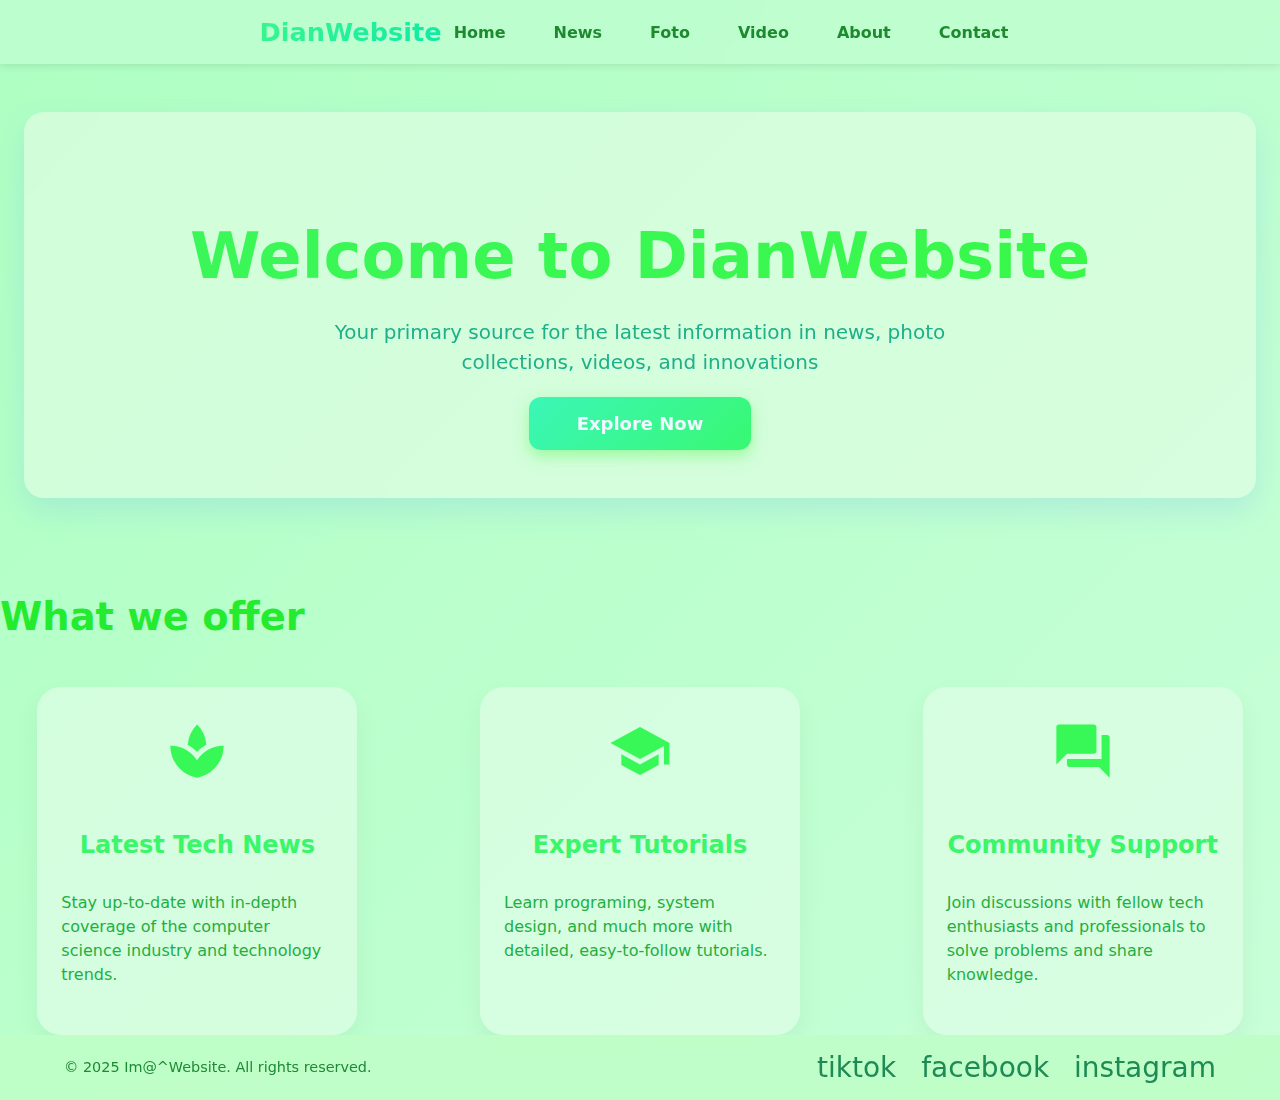
<file: index.html>
<!DOCTYPE html>
<html>
<head>
  <title>Dian Erita Website – Home</title>
  <link href="https://fonts.googleapis.com/icon?family=Material+Icons" rel="stylesheet" />
  <link rel="stylesheet" href="Style.css"/>
</head>
<body>
  <header role="banner" class="header">
    <div class="container header-container">
      <a href="index.html" class="brand" aria-label="I'm homepage">DianWebsite</a>
      <nav role="navigation" aria-label="Primary navigation" class="nav">
        <a href="index.html" class="nav-link" tabindex="0">Home</a>
        <a href="News.html" class="nav-link" tabindex="0">News</a>
        <a href="Galeri foto.html" class="nav-link" tabindex="0">Foto</a>
        <a href="Galeri vidio.html" class="nav-link" tabindex="0">Video</a>
        <a href="Aboutt.html" class="nav-link" tabindex="0">About</a>
        <a href="Contact.html" class="nav-link" tabindex="0">Contact</a>
      </nav>
    </div>
  </header>

  <main class="main-content">
    <section class="hero">
      <div class="container hero-content">
        <h1>Welcome to DianWebsite</h1>
        <p>Your primary source for the latest information in news, photo collections, videos, and innovations</p>
        <a href="#" class="btn-primary" role="button">Explore Now</a>
      </div>
    </section>

    <section class="features-container">
      <h2 class="section-title">What we offer</h2>
      <div class="features-grid">
        <article class="feature-card" tabindex="0">
          <span class="material-icons feature-icon" aria-hidden="true">newspaper</span>
          <h3>Latest Tech News</h3>
          <p>Stay up‑to‑date with in‑depth coverage of the computer science industry and technology trends.</p>
        </article>
        <article class="feature-card" tabindex="0">
          <span class="material-icons feature-icon" aria-hidden="true">school</span>
          <h3>Expert Tutorials</h3>
          <p>Learn programing, system design, and much more with detailed, easy‑to‑follow tutorials.</p>
        </article>
        <article class="feature-card" tabindex="0">
          <span class="material-icons feature-icon" aria-hidden="true">forum</span>
          <h3>Community Support</h3>
          <p>Join discussions with fellow tech enthusiasts and professionals to solve problems and share knowledge.</p>
        </article>
      </div>
    </section>
  </main>

  <footer class="footer" role="contentinfo">
    <div class="container footer-content">
      <p>&copy; 2025 Im@^Website. All rights reserved.</p>
      <nav aria-label="social media">
        <a href="https://www.tiktok.com/@cro0fle_bumzz?_t=ZS-8yK4oxqodF4&_r=1" class="social-link" aria-label="Visit Ime Tiktok">
          <span class="material-icons-outlined">tiktok</span>
        </a>
        <a href="#" class="social-link" aria-label="Visit Ime Facebook">
          <span class="material-icons-outlined">facebook</span>
        </a>
        <a href="https://www.instagram.com/dianeriita?igsh=dHhpN2lxOHprajlr" class="social-link" aria-label="Visit Ime Instagram">
          <span class="material-icons-outlined">instagram</span>
        </a>
      </nav>
    </div>
  </footer>
</body>
</html>
</file>
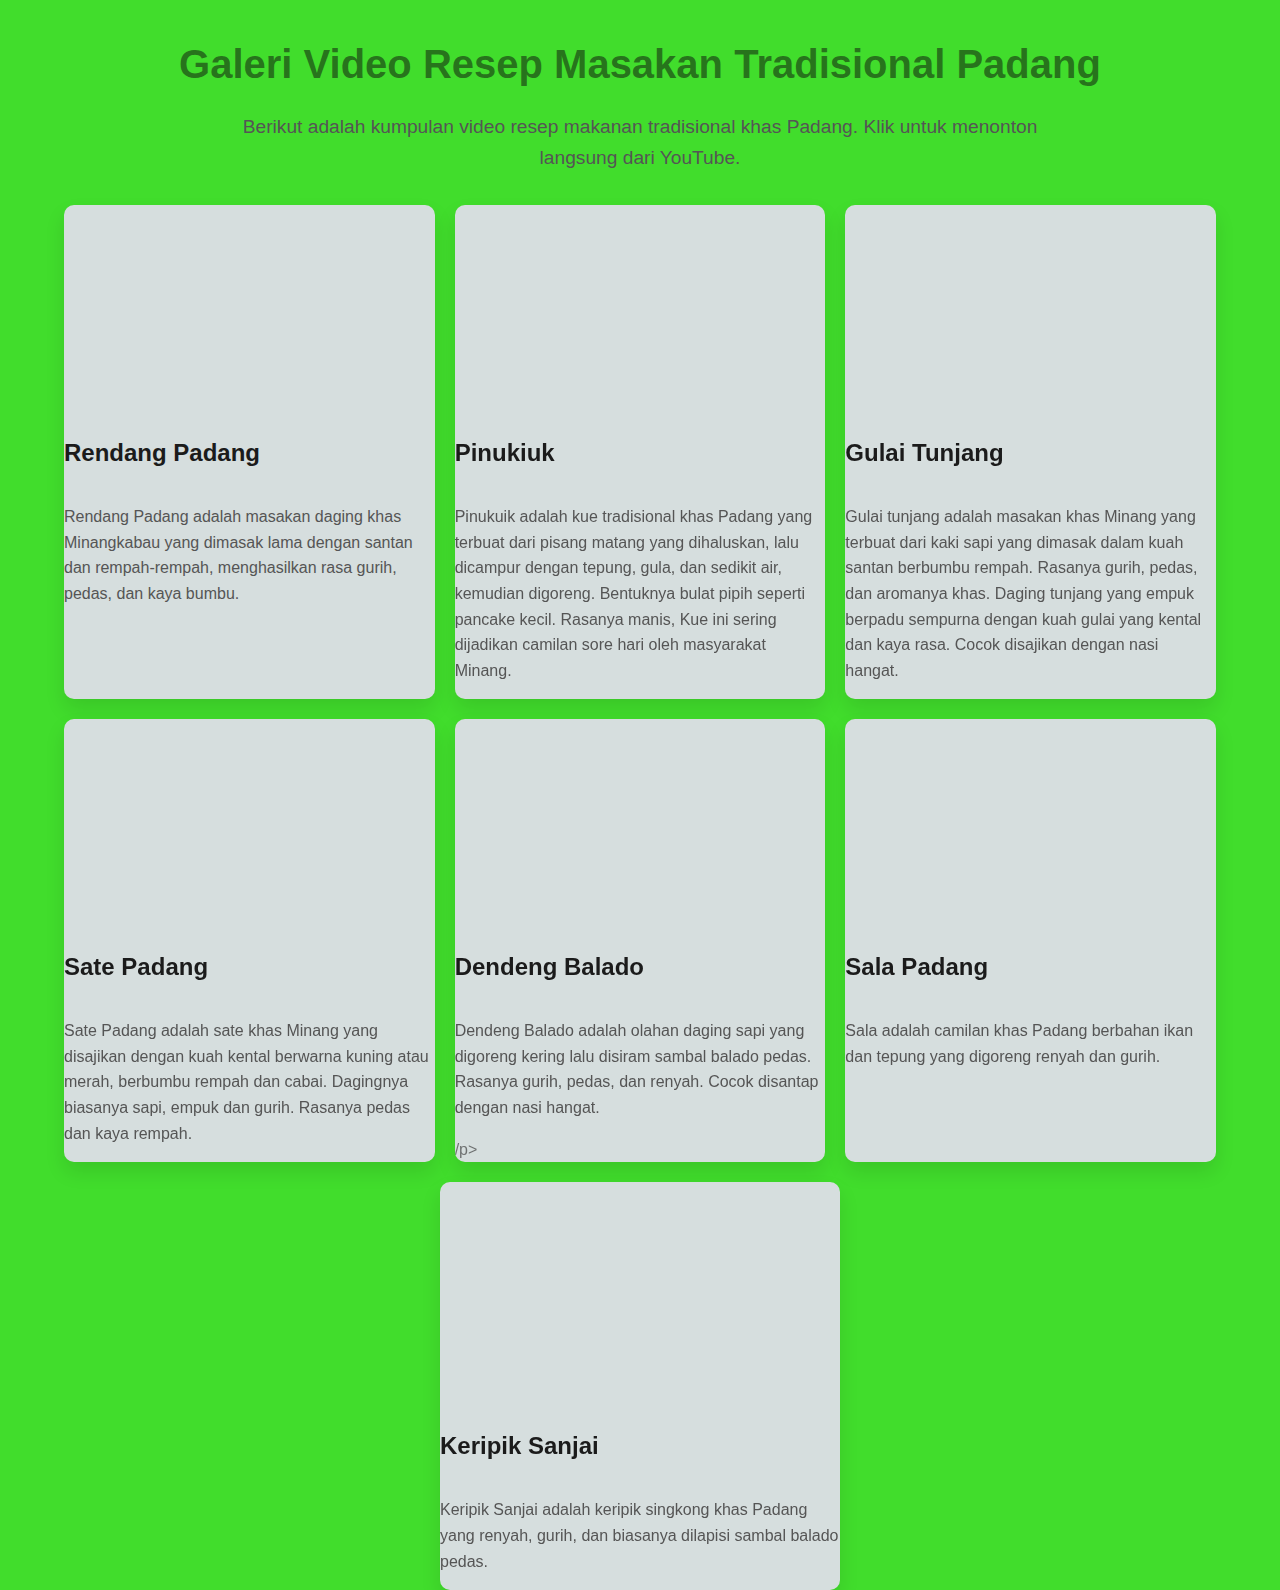
<file: Galeri vidio.html>
<!DOCTYPE html>
<html>
<head>
  <title>Galeri Video Resep Masakan Tradisional</title>
  <link rel="stylesheet" href="index2.css">
</head>
<body>
  <main class="container" role="main" aria-label="Galeri Video">
    <h1>Galeri Video Resep Masakan Tradisional Padang</h1>
    <p class="description">Berikut adalah kumpulan video resep makanan tradisional khas Padang. Klik untuk menonton langsung dari YouTube.</p>

    <section class="gallery-grid">

      <article class="card">
        <iframe src="https://www.youtube.com/embed/Gfyj6YAYGeA" title="Rendang Padang" allowfullscreen></iframe>
        <h2 class="card-title">Rendang Padang</h2>
        <p class="card-desc">Rendang Padang adalah masakan daging khas Minangkabau yang dimasak lama dengan santan dan rempah-rempah, menghasilkan rasa gurih, pedas, dan kaya bumbu.
</p>
      </article>

      <article class="card">
        <iframe src="https://www.youtube.com/embed/3OOOntKc_-g" title="Pinukiuk" allowfullscreen></iframe>
        <h2 class="card-title">Pinukiuk</h2>
        <p class="card-desc">Pinukuik adalah kue tradisional khas Padang yang terbuat dari pisang matang yang dihaluskan, lalu dicampur dengan tepung, gula, dan sedikit air, kemudian digoreng. Bentuknya bulat pipih seperti pancake kecil. Rasanya manis, Kue ini sering dijadikan camilan sore hari oleh masyarakat Minang.

</p>
      </article>

      <article class="card">
        <iframe src="https://www.youtube.com/embed/Q4-fv523LxQ" title="Gulai Tunjang" allowfullscreen></iframe>
        <h2 class="card-title">Gulai Tunjang</h2>
        <p class="card-desc">Gulai tunjang adalah masakan khas Minang yang terbuat dari kaki sapi yang dimasak dalam kuah santan berbumbu rempah. Rasanya gurih, pedas, dan aromanya khas. Daging tunjang yang empuk berpadu sempurna dengan kuah gulai yang kental dan kaya rasa. Cocok disajikan dengan nasi hangat.

</p>
      </article>

      <article class="card">
        <iframe src="https://www.youtube.com/embed/H1dCQj2JE3Y" title="Sate Padang" allowfullscreen></iframe>
        <h2 class="card-title">Sate Padang</h2>
        <p class="card-desc">Sate Padang adalah sate khas Minang yang disajikan dengan kuah kental berwarna kuning atau merah, berbumbu rempah dan cabai. Dagingnya biasanya sapi, empuk dan gurih. Rasanya pedas dan kaya rempah.
</p>
      </article>

      <article class="card">
        <iframe src="https://www.youtube.com/embed/oohmhywT77g" title="Dendeng Balado" allowfullscreen></iframe>
        <h2 class="card-title">Dendeng Balado</h2>
        <p class="card-desc">Dendeng Balado adalah olahan daging sapi yang digoreng kering lalu disiram sambal balado pedas. Rasanya gurih, pedas, dan renyah. Cocok disantap dengan nasi hangat.
</p>
/p>
      </article>

      <article class="card">
        <iframe src="https://www.youtube.com/embed/7M9-Kdolft4" title="Sala Padang" allowfullscreen></iframe>
        <h2 class="card-title">Sala Padang</h2>
        <p class="card-desc">Sala adalah camilan khas Padang berbahan ikan dan tepung yang digoreng renyah dan gurih.
</p>
      </article>

      <article class="card">
        <iframe src="https://www.youtube.com/embed/aKapD9LilW8" title="Keripik Sanjai" allowfullscreen></iframe>
        <h2 class="card-title">Keripik Sanjai</h2>
        <p class="card-desc">Keripik Sanjai adalah keripik singkong khas Padang yang renyah, gurih, dan biasanya dilapisi sambal balado pedas.
</p>
      </article>

    </section>
  </main>
</body>
</html>
</file>
<file: index2.css>
*,
*::before,
*::after {
  box-sizing: border-box;
}

body {
  margin: 0;
  font-family: 'Trebuchet MS', 'Lucida Sans Unicode', 'Lucida Grande',
    'Lucida Sans', Arial, sans-serif;
  background-color: #41dd2c;
  color: #0e0c0c86;
  line-height: 1.6;
  scroll-behavior: smooth;
  text-size-adjust: 100%;
}

.container {
  max-width: 1200px;
  padding: 0 1.5rem;
  margin: auto;
}

h1 {
  font-weight: 600;
  font-size: 2.5rem;
  margin-top: 2rem;
  margin-bottom: 1rem;
  text-align: center;
}

.description {
  max-width: 800px;
  margin: 0 auto 2rem auto;
  color: #555;
  font-size: 1.2rem;
  text-align: center;
  font-weight: 400;
}

.gallery-grid {
  display: grid;
  grid-template-columns: repeat(auto-fit, minmax(280px, 1fr));
  gap: 20px;
  justify-content: center; 
}

.card {
  background: #d6dede;
  border-radius: 10px;
  box-shadow: 0 10px 20px rgba(0, 0, 0, 0.1);
  overflow: hidden;
  display: flex;
  flex-direction: column;
  transition: box-shadow 0.3s cubic-bezier(0.16, 0.8, 0.4, 1);
  cursor: pointer;
}

.card:hover {
  box-shadow: 0 15px 30px rgba(0, 0, 0, 0.2);
  transform: scale(1.01);
}

.card iframe {
  width: 100%;
  aspect-ratio: 16 / 9;
  border: none;
  display: block;
  transition: transform 0.3s ease;
}

.card:hover iframe {
  transform: scale(1.03);
}

.card-body {
  padding: 1.5rem 1.5rem 2rem;
  display: flex;
  flex-direction: column;
  justify-content: center;
  text-align: center;
}

.card-title {
  font-size: 1.5rem;
  font-weight: 600;
  margin-bottom: 1rem;
  color: #1b1b1b;
}

.card-desc {
  font-size: 1rem;
  color: #555;
}


.gallery-grid > .card:last-child:nth-child(odd) {
  grid-column: 1 / -1;
  justify-self: center;
  max-width: 400px;
}
</file>
<file: Style.css>
* {
  box-sizing: border-box;
}

/* Reset and base */
*,
*::before,
*::after {
  box-sizing: border-box;
}

body {
  margin: 0;
  font-family: 'Inter', system-ui, sans-serif;
  background: linear-gradient(135deg, #aeffc2 0%, #c9ffd9 100%);
  color: #0f172a;
  min-height: 100vh;
  display: flex;
  flex-direction: column;
}

a {
  color: inherit;
  text-decoration: none;
}

a:focus-visible {
  outline: 2px solid #60fa8e;
  outline-offset: 2px;
}

.container {
  max-width: 1200px;
  margin-left: auto;
  margin-right: auto;
  padding: 0 24px;
}

/* Scrollbar */
::-webkit-scrollbar {
  width: 8px;
}
::-webkit-scrollbar-track {
  background: #dbfee7;
}
::-webkit-scrollbar-thumb {
  background: #60fa74;
  border-radius: 4px;
}

/* Header */
.header {
  position: sticky;
  top: 0;
  height: 64px;
  backdrop-filter: blur(16px);
  background: rgba(191, 254, 207, 0.8);
  box-shadow: 0 2px 8px rgba(0, 0, 0, 0.1);
  display: flex;
  align-items: center;
  z-index: 1000;
}

.header-container {
  display: flex;
  justify-content: space-between;
  align-items: center;
}

.brand {
  font-weight: 900;
  font-size: clamp(1.5rem, 2vw, 2rem);
  background: linear-gradient(135deg, #3bf68f 0%, #0ee9a7 100%);
  -webkit-background-clip: text;
  -webkit-text-fill-color: transparent;
  user-select: none;
}

.nav {
  display: flex;
  gap: 24px;
}
.nav-link {
  font-weight: 600;
  font-size: 1rem;
  padding: 8px 12px;
  border-radius: 8px;
  color: #1e8a30;
  transition: background 0.3s ease;
}

.nav-link:hover,
.nav-link:focus-visible {
  background: rgba(96, 165, 250, 0.2);
}

/* Main content */
.main-content {
  flex: 1;
  display: flex;
  flex-direction: column;
  padding-top: 48px;
}

.hero {
  background: rgba(224, 254, 226, 0.7);
  backdrop-filter: blur(10px);
  border-radius: 20px;
  margin: 0 24px 64px;
  padding: 64px 32px;
  text-align: center;
  box-shadow: 0 12px 30px rgba(96, 165, 250, 0.2);
}

.hero-content h1 {
  font-size: clamp(2.5rem, 5vw, 4rem);
  font-weight: 900;
  margin-bottom: 24px;
  background: linear-gradient(135deg, #3bf65a 0%, #38f848 100%);
  -webkit-background-clip: text;
  -webkit-text-fill-color: transparent;
  user-select: none;
}
.hero-content p {
  font-size: clamp(1.1rem, 2vw, 1.25rem);
  margin-bottom: 36px;
  color: #1eaf8b;
  max-width: 700px;
  margin-left: auto;
  margin-right: auto;
  line-height: 1.5;
}

/* Button */
.btn-primary {
  padding: 16px 48px;
  border-radius: 12px;
  font-weight: 700;
  border: none;
  cursor: pointer;
  font-size: clamp(1rem, 2vw, 1.125rem);
  color: #f0f9ff;
  background: linear-gradient(135deg, #3bf6b8 0%, #38f872 100%);
  box-shadow: 0 6px 15px rgba(96, 250, 96, 0.5);
  transition: background 0.3s ease, box-shadow 0.3s ease, transform 0.2s ease;
}

.btn-primary:hover,
.btn-primary:focus-visible {
  background: linear-gradient(135deg, #38f842 0%, #3bf664 100%);
  box-shadow: 0 9px 25px rgba(96, 250, 104, 0.7);
  outline: none;
  transform: translateY(-3px);
}

/* Features section */
.features {
  margin: 0 24px 96px;
  text-align: center;
}
.section-title {
  font-size: clamp(1.75rem, 3vw, 2.5rem);
  font-weight: 900;
  margin-bottom: 48px;
  user-select: none;
  color: #25eb2f;
}

.features-grid {
  display: grid;
  grid-template-columns: repeat(auto-fit, minmax(280px, 1fr));
  gap: 48px;
  justify-items: center;
}

.feature-card {
  background: rgba(224, 254, 231, 0.7);
  border-radius: 24px;
  padding: 32px 24px;
  box-shadow: 0 12px 28px rgba(0, 0, 0, 0.05);
  max-width: 320px;
  transition: box-shadow 0.3s ease, transform 0.25s ease;
  cursor: default;
  display: flex;
  flex-direction: column;
  align-items: center;
}
.feature-card:hover,
.feature-card:focus-visible {
  box-shadow: 0 20px 50px rgba(96, 250, 134, 0.4);
  outline: none;
  transform: translateY(-6px);
}

.feature-icon {
  font-size: 64px;
  color: #38f858;
  margin-bottom: 24px;
  user-select: none;
}
.feature-card h3 {
  font-size: 1.5rem;
  font-weight: 700;
  margin-bottom: 16px;
  color: #3bf66a;
  user-select: none;
}
.feature-card p {
  font-size: 1rem;
  color: #1eaf42;
  line-height: 1.5;
}

/* Footer */
.footer {
  background: rgba(191, 254, 199, 0.9);
  backdrop-filter: blur(16px);
  padding: 16px 24px;
  color: #1e8a35;
  font-size: 0.9rem;
  display: flex;
  justify-content: space-between;
  align-items: center;
  flex-wrap: wrap;
  user-select: none;
}
.footer-content {
  display: flex;
  justify-content: space-between;
  align-items: center;
  width: 100%;
  max-width: 1200px;
  margin: 0 auto;
  gap: 24px;
}
.footer p {
  margin: 0;
}

.social-link {
  color: #1e8a54;
  font-size: 28px;
  margin-left: 16px;
  transition: color 0.3s ease;
}
.social-link:hover,
.social-link:focus-visible {
  color: #3bf66a;
  outline: none;
}
</file>
